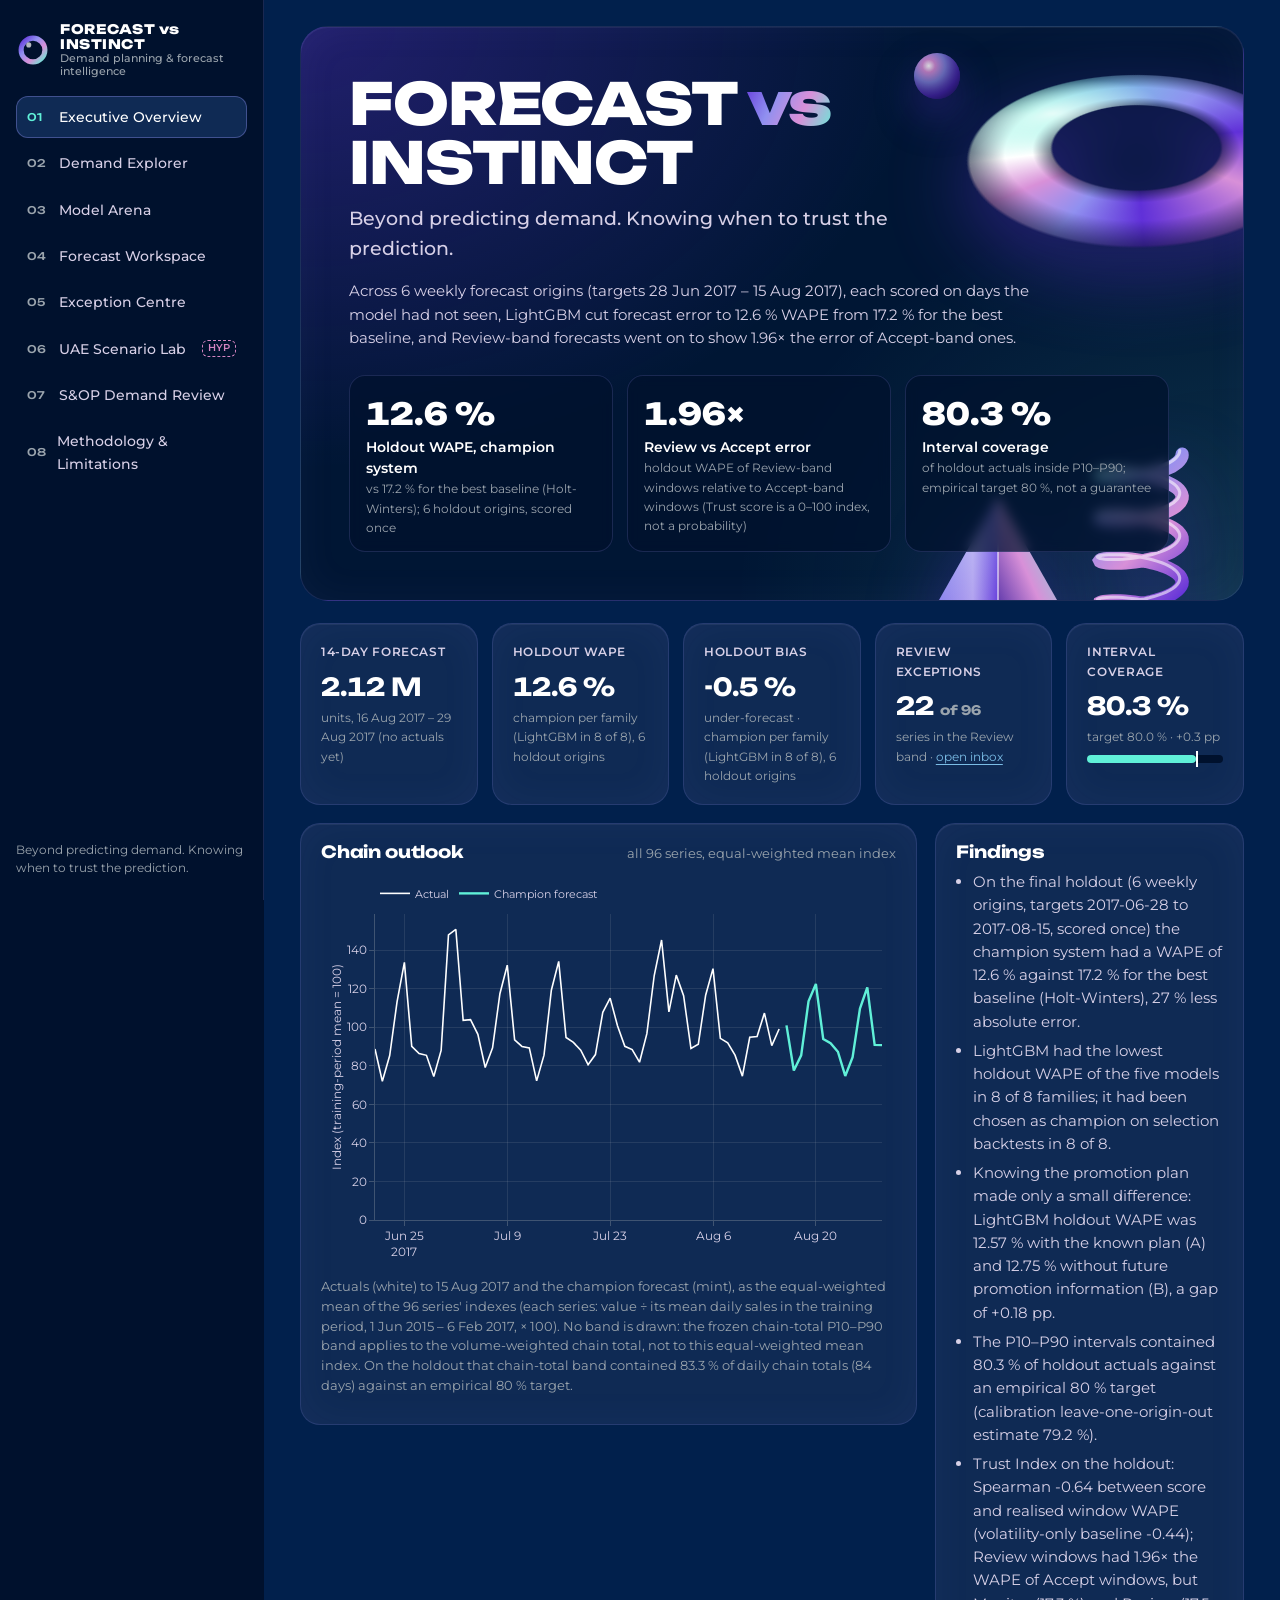
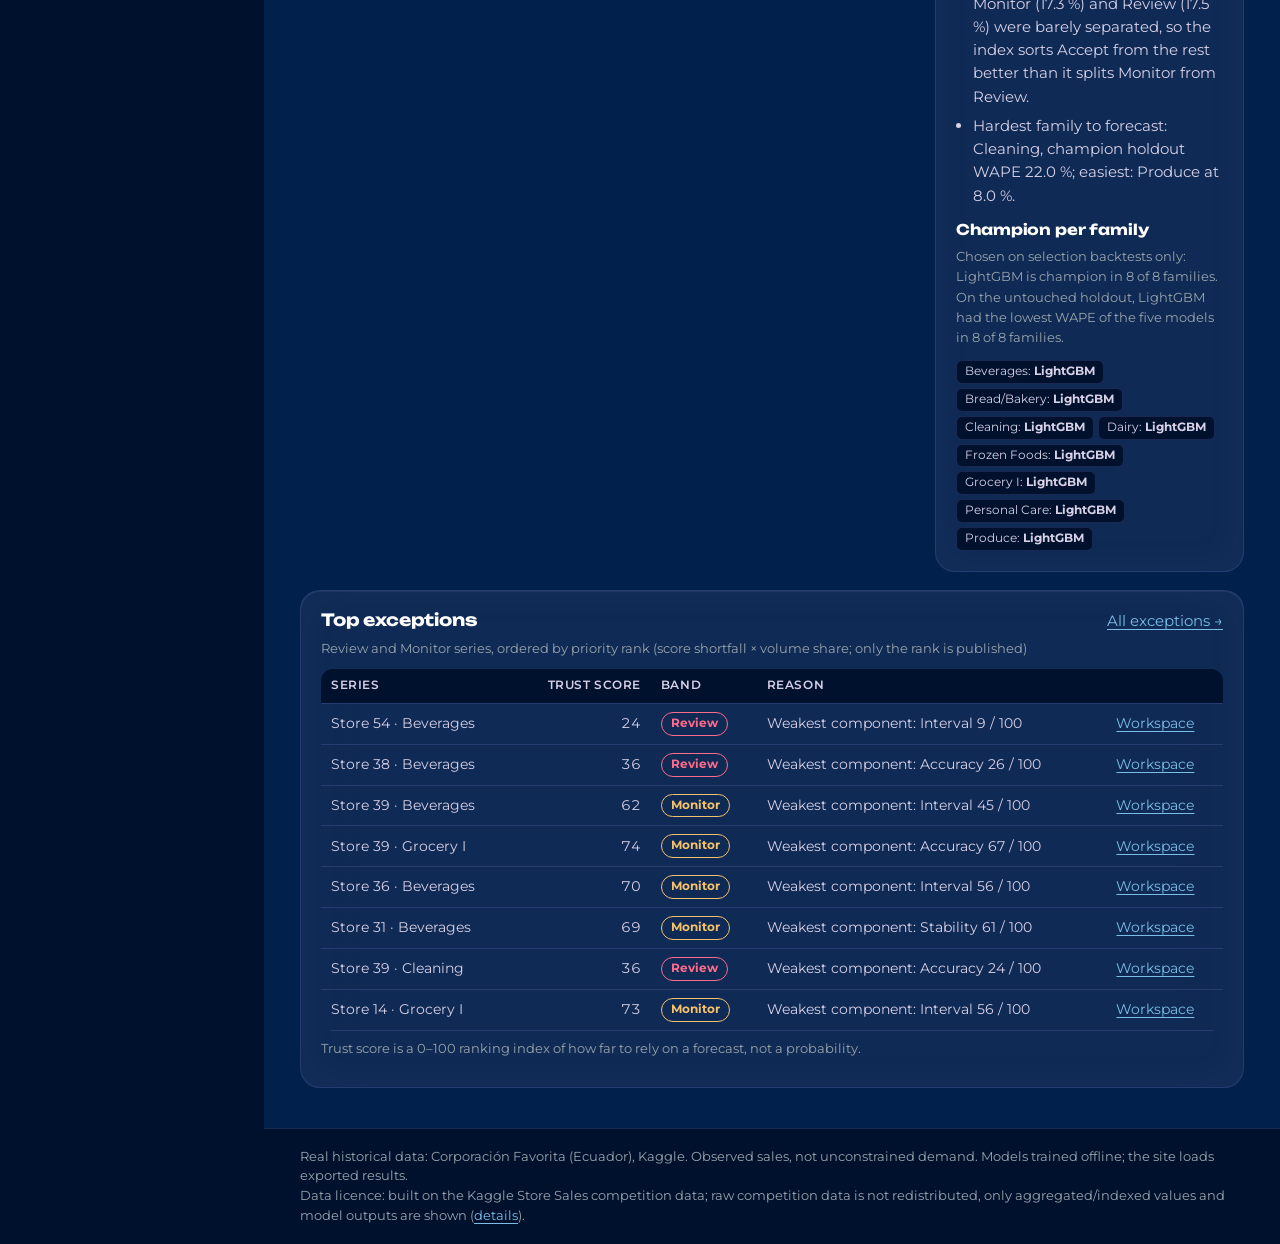
<file: docs/index.html>
<!doctype html>
<html lang="en">
<head>
  <meta charset="utf-8">
  <meta name="viewport" content="width=device-width, initial-scale=1">
  <title>Forecast vs Instinct</title>
  <meta name="description" content="AI-powered FMCG demand planning and forecast intelligence: beyond predicting demand, knowing when to trust the prediction. Built on Corporación Favorita (Ecuador) data.">
  <meta name="theme-color" content="#01204C">
  <link rel="icon" href="assets/favicon.svg" type="image/svg+xml">
  <link rel="preconnect" href="https://fonts.googleapis.com">
  <link rel="preconnect" href="https://fonts.gstatic.com" crossorigin>
  <link rel="stylesheet" href="https://fonts.googleapis.com/css2?family=Montserrat:wght@400;500;600&family=Unbounded:wght@700;800&display=swap">
  <link rel="stylesheet" href="styles.css">
  <script defer src="assets/vendor/plotly-cartesian-2.35.2.min.js"></script>
  <script type="module" src="app.js"></script>
</head>
<body>
  <a class="skip-link" href="#view">Skip to content</a>
  <div id="fixture-banner" class="fixture-banner" role="note" hidden><strong>PLACEHOLDER DATA</strong> · synthetic fixtures for layout only, not model output and not Favorita results</div>

  <!-- shared gradients for decorative SVG shapes -->
  <svg width="0" height="0" style="position:absolute" aria-hidden="true" focusable="false">
    <defs>
      <linearGradient id="g-irid" x1="0" y1="0" x2="1" y2="1"><stop offset="0" stop-color="#6030D8"/><stop offset=".35" stop-color="#9090F0"/><stop offset=".65" stop-color="#D890D8"/><stop offset="1" stop-color="#60F0D8"/></linearGradient>
      <linearGradient id="g-irid-v" x1="0" y1="0" x2="0.4" y2="1"><stop offset="0" stop-color="#60F0D8"/><stop offset=".3" stop-color="#9090F0"/><stop offset=".6" stop-color="#D890D8"/><stop offset="1" stop-color="#6030D8"/></linearGradient>
      <linearGradient id="g-prism-a" x1="0" y1="0" x2="1" y2="1"><stop offset="0" stop-color="#FFFFFF"/><stop offset=".3" stop-color="#9090F0"/><stop offset="1" stop-color="#6030D8"/></linearGradient>
      <linearGradient id="g-prism-b" x1="1" y1="0" x2="0" y2="1"><stop offset="0" stop-color="#60F0D8"/><stop offset=".55" stop-color="#D890D8"/><stop offset="1" stop-color="#3A1E9E"/></linearGradient>
      <linearGradient id="g-sheen" x1="0" y1="0" x2="1" y2="0"><stop offset="0" stop-color="#fff" stop-opacity="0"/><stop offset=".6" stop-color="#fff" stop-opacity=".8"/><stop offset="1" stop-color="#fff" stop-opacity="0"/></linearGradient>
    </defs>
  </svg>

  <div class="topbar">
    <a class="brand" href="#/overview" aria-label="Forecast vs Instinct home">
      <svg class="brand-mark" viewBox="0 0 40 40" aria-hidden="true"><circle cx="20" cy="20" r="14" fill="none" stroke="url(#g-irid)" stroke-width="6"/><circle cx="15" cy="14" r="3" fill="#fff" opacity=".7"/></svg>
      <span class="brand-text">FORECAST vs INSTINCT</span>
    </a>
    <button id="menu-btn" class="btn sm" aria-controls="sidenav" aria-expanded="false">Menu</button>
  </div>

  <div class="shell">
    <nav id="sidenav" class="sidenav" aria-label="Dashboard views">
      <a class="brand" href="#/overview">
        <svg class="brand-mark" viewBox="0 0 40 40" aria-hidden="true"><circle cx="20" cy="20" r="14" fill="none" stroke="url(#g-irid)" stroke-width="6"/><circle cx="15" cy="14" r="3" fill="#fff" opacity=".7"/></svg>
        <span class="brand-text">FORECAST vs INSTINCT<span>Demand planning &amp; forecast intelligence</span></span>
      </a>
      <ul class="nav-list" id="nav-list"></ul>
      <div class="nav-foot">Beyond predicting demand. Knowing when to trust the prediction.</div>
    </nav>
    <div class="main-col">
      <main id="view" tabindex="-1"><p class="loading">Loading…</p></main>
      <div id="sr-status" class="sr-only" role="status" aria-live="polite" aria-atomic="true"></div>
      <footer class="site-footer">
        Real historical data: Corporación Favorita (Ecuador), Kaggle. Observed sales, not unconstrained demand. Models trained offline; the site loads exported results.
        <br>Data licence: built on the Kaggle Store Sales competition data; raw competition data is not redistributed, only aggregated/indexed values and model outputs are shown (<a href="#/methodology">details</a>).
      </footer>
    </div>
  </div>
  <noscript><p style="padding:20px;color:#fff">This dashboard needs JavaScript to load its exported results.</p></noscript>
</body>
</html>
</file>
<file: docs/styles.css>
/* Forecast vs Instinct: design system. Tokens in :root are read by scripts/check_contrast.py and by js/core.js. */
:root {
  --bg: #01204C;
  --panel: #001634;
  --panel-deep: #00112D;
  --card: #0F2A54;
  --border: rgba(144, 144, 240, 0.18);
  --border-strong: rgba(144, 144, 240, 0.38);

  --text: #FFFFFF;
  --text-2: #D7D0E7;
  --text-muted: #9AA4AD;
  --sky: #7BBDE6;

  /* brand (decorative only: #6030D8 fails contrast on navy, never used for data or text) */
  --brand-violet: #6030D8;
  --grad: linear-gradient(115deg, #6030D8 0%, #9090F0 35%, #D890D8 65%, #60F0D8 100%);

  /* data */
  --c-actual: #FFFFFF;
  --c-champion: #60F0D8;
  --c-periwinkle: #9090F0;
  --c-orchid: #D685C2;
  --c-sky: #68BEF3;
  --c-violet: #AE3DFF;
  --band-fill: rgba(96, 240, 216, 0.18);

  /* status */
  --accept: #60F0D8;
  --monitor: #F5C26B;
  --review: #FF6B8A;

  --radius: 20px;
  --radius-sm: 12px;
  --glow: inset 0 1px 0 rgba(255, 255, 255, 0.06), inset 0 0 40px rgba(144, 144, 240, 0.06);
  --font-head: "Unbounded", "Segoe UI", system-ui, sans-serif;
  --font-body: "Montserrat", "Segoe UI", system-ui, sans-serif;
  --nav-w: 264px;
  --focus: 0 0 0 3px #01204C, 0 0 0 5px #60F0D8;
}

*, *::before, *::after { box-sizing: border-box; }
html { scroll-behavior: smooth; }
body {
  margin: 0; background: var(--bg); color: var(--text-2); font-family: var(--font-body); font-size: 15px;
  line-height: 1.55; overflow-x: hidden; -webkit-font-smoothing: antialiased;
}
h1, h2, h3, h4 { font-family: var(--font-head); color: var(--text); margin: 0 0 .5em; line-height: 1.2; letter-spacing: -0.01em; }
h1 { font-weight: 800; font-size: clamp(1.4rem, 2.6vw, 2rem); }
h2 { font-weight: 700; font-size: 1.05rem; }
h3 { font-weight: 700; font-size: .92rem; }
p { margin: 0 0 .8em; }
a { color: var(--sky); text-underline-offset: 3px; }
a:hover { color: var(--text); }
:focus-visible { outline: none; box-shadow: var(--focus); border-radius: 6px; }
h1[tabindex="-1"]:focus, main:focus { outline: none; box-shadow: none; }
.num, td.n, .kpi-value, .hero-num-value { font-variant-numeric: tabular-nums; }
.sr-only { position: absolute; width: 1px; height: 1px; padding: 0; margin: -1px; overflow: hidden; clip: rect(0 0 0 0); white-space: nowrap; border: 0; }
.muted { color: var(--text-muted); }
.small { font-size: .82rem; }

.skip-link { position: absolute; left: -9999px; top: 8px; z-index: 100; background: var(--card); color: var(--text); padding: 8px 14px; border-radius: 8px; }
.skip-link:focus { left: 8px; }

/* ---------- placeholder banner ---------- */
.fixture-banner {
  position: sticky; top: 0; z-index: 60; background: repeating-linear-gradient(135deg, #F5C26B 0 14px, #FFD58C 14px 28px);
  color: #1A1300; font-weight: 600; text-align: center; padding: 6px 12px; font-size: .85rem;
}
.fixture-banner strong { font-family: var(--font-head); letter-spacing: .06em; }

/* ---------- shell ---------- */
.shell { display: grid; grid-template-columns: var(--nav-w) minmax(0, 1fr); min-height: 100vh; background: linear-gradient(to right, var(--panel-deep) var(--nav-w), transparent var(--nav-w)); }
.sidenav {
  position: sticky; top: 0; height: 100vh; overflow-y: auto; background: var(--panel-deep);
  border-right: 1px solid var(--border); padding: 22px 16px; display: flex; flex-direction: column; gap: 18px;
}
.brand { display: flex; align-items: center; gap: 10px; text-decoration: none; color: var(--text); }
.brand-mark { width: 34px; height: 34px; flex: none; }
.brand-text { font-family: var(--font-head); font-weight: 800; font-size: .82rem; letter-spacing: .04em; line-height: 1.15; }
.brand-text span { display: block; font-family: var(--font-body); font-weight: 500; font-size: .7rem; color: var(--text-muted); letter-spacing: 0; }
.nav-list { list-style: none; margin: 0; padding: 0; display: flex; flex-direction: column; gap: 4px; }
.nav-list a {
  display: flex; align-items: center; gap: 10px; padding: 9px 10px; border-radius: 12px; color: var(--text-2);
  text-decoration: none; font-weight: 500; font-size: .9rem; border: 1px solid transparent;
}
.nav-list a:hover { background: rgba(144, 144, 240, 0.08); color: var(--text); }
.nav-list a[aria-current="page"] { background: var(--card); color: var(--text); border-color: var(--border-strong); }
.nav-num { font-family: var(--font-head); font-size: .66rem; color: var(--text-muted); width: 22px; }
.nav-list a[aria-current="page"] .nav-num { color: var(--c-champion); }
.nav-hyp { margin-left: auto; font-size: .6rem; font-weight: 600; color: var(--c-orchid); border: 1px dashed var(--c-orchid); border-radius: 6px; padding: 0 5px; }
.nav-foot { margin-top: auto; font-size: .75rem; color: var(--text-muted); }

.topbar { display: none; }
.main-col { min-width: 0; display: flex; flex-direction: column; }
main { flex: 1; padding: 26px clamp(16px, 3vw, 36px) 40px; min-width: 0; }
.view { animation: viewIn .35s ease-out; }
@keyframes viewIn { from { opacity: 0; transform: translateY(8px); } to { opacity: 1; transform: none; } }

.site-footer {
  border-top: 1px solid var(--border); padding: 18px clamp(16px, 3vw, 36px); font-size: .8rem; color: var(--text-muted);
  background: var(--panel-deep);
}

/* ---------- hero ---------- */
.hero {
  position: relative; overflow: hidden; border-radius: 28px; padding: clamp(26px, 4vw, 48px); margin-bottom: 22px;
  background: radial-gradient(120% 140% at 0% 0%, rgba(96, 48, 216, 0.35), transparent 55%),
              radial-gradient(90% 120% at 100% 100%, rgba(96, 240, 216, 0.14), transparent 60%), var(--panel);
  border: 1px solid var(--border); box-shadow: var(--glow);
}
.hero-title {
  font-family: var(--font-head); font-weight: 800; font-size: clamp(1.9rem, 5.4vw, 3.6rem); line-height: 1.02; margin: 0 0 12px;
  color: var(--text); letter-spacing: -0.02em; position: relative; z-index: 2; max-width: 14ch;
}
.hero-title .vs { background: var(--grad); -webkit-background-clip: text; background-clip: text; color: transparent; }
.hero-tag { font-size: clamp(1rem, 1.6vw, 1.2rem); color: var(--text-2); max-width: 46ch; position: relative; z-index: 2; font-weight: 500; }
.hero-headline { position: relative; z-index: 2; max-width: 70ch; color: var(--text-2); }
.hero-nums { display: grid; grid-template-columns: repeat(3, minmax(0, 1fr)); gap: 14px; margin-top: 26px; position: relative; z-index: 2; max-width: 820px; }
.hero-num { background: rgba(0, 17, 45, 0.72); border: 1px solid var(--border); border-radius: 16px; padding: 14px 16px; backdrop-filter: blur(6px); }
.hero-num-value { font-family: var(--font-head); font-weight: 800; font-size: clamp(1.3rem, 2.6vw, 1.9rem); color: var(--text); }
.hero-num-label { font-weight: 600; color: var(--text); font-size: .85rem; }
.hero-num-detail { font-size: .78rem; color: var(--text-muted); }

/* ---------- 3D shapes (decorative, aria-hidden) ---------- */
.shape { position: absolute; pointer-events: none; z-index: 1; animation: float 10s ease-in-out infinite; }
.shape svg { display: block; width: 100%; height: 100%; overflow: visible; }
@keyframes float { 0%, 100% { transform: translate3d(0, 0, 0) rotate(0deg); } 50% { transform: translate3d(0, -12px, 0) rotate(4deg); } }
.torus { width: 100%; height: 100%; transform: perspective(700px) rotateX(60deg) rotateZ(-22deg); position: relative; }
.torus::before, .torus::after { content: ""; position: absolute; inset: 0; border-radius: 50%;
  -webkit-mask: radial-gradient(closest-side, transparent 50%, #000 51.5%, #000 98%, transparent 100%);
          mask: radial-gradient(closest-side, transparent 50%, #000 51.5%, #000 98%, transparent 100%); }
.torus::before {
  background:
    radial-gradient(closest-side, rgba(0, 12, 40, 0.6) 50%, rgba(0, 12, 40, 0) 62%, rgba(255, 255, 255, 0) 78%, rgba(0, 12, 40, 0.55) 99%),
    conic-gradient(from 200deg, #6030D8, #9090F0, #D890D8, #FFFFFF 22%, #60F0D8, #7BBDE6, #9090F0, #6030D8 72%, #D890D8, #6030D8);
}
.torus::after { background: radial-gradient(ellipse 60% 40% at 32% 22%, rgba(255, 255, 255, 0.85), transparent 60%); mix-blend-mode: screen; filter: blur(2px); }
.orb { width: 100%; height: 100%; border-radius: 50%;
  background: radial-gradient(circle at 32% 28%, #FFFFFF 0, #D890D8 14%, #9090F0 36%, #6030D8 66%, #1B0F5A 100%);
  box-shadow: inset -10px -14px 30px rgba(0, 10, 40, 0.55), 0 18px 40px rgba(96, 48, 216, 0.35); }
.shape-glow { filter: drop-shadow(0 24px 40px rgba(96, 48, 216, 0.45)); }
.hero .s-torus { width: clamp(180px, 26vw, 340px); height: clamp(180px, 26vw, 340px); right: -60px; top: -50px; }
.hero .s-prism { width: clamp(90px, 12vw, 150px); height: clamp(90px, 12vw, 150px); right: 18%; bottom: -40px; animation-delay: -3s; }
.hero .s-coil { width: clamp(80px, 10vw, 130px); height: clamp(140px, 18vw, 230px); right: 4%; bottom: -60px; animation-delay: -6s; }
.hero .s-orb { width: 46px; height: 46px; right: 30%; top: 26px; animation-delay: -2s; }

/* ---------- view header ---------- */
.view-head {
  position: relative; overflow: hidden; border-radius: var(--radius); padding: 22px 24px; margin-bottom: 20px;
  background: radial-gradient(100% 160% at 100% 0%, rgba(96, 48, 216, 0.28), transparent 55%), var(--panel);
  border: 1px solid var(--border); display: flex; gap: 16px; align-items: flex-start;
}
.view-head .text { position: relative; z-index: 2; max-width: 78ch; padding-right: 90px; }
.view-head p { margin: 0; }
.view-head p.view-subtitle { margin-top: 6px; font-size: .82rem; font-weight: 600; color: var(--sky); }
/* decorative torus/prism/coil sits behind the heading text (text and badge are z-index 2) */
.view-head .shape { width: 130px; height: 130px; right: -34px; top: -38px; z-index: 0; }
.ring-badge {
  flex: none; width: 46px; height: 46px; border-radius: 50%; display: grid; place-items: center; font-family: var(--font-head);
  font-weight: 700; font-size: .8rem; color: var(--text); border: 2px solid transparent; position: relative; z-index: 2;
  background: linear-gradient(var(--panel-deep), var(--panel-deep)) padding-box, var(--grad) border-box;
  box-shadow: 0 0 18px rgba(144, 144, 240, 0.35);
}
.ring-badge.sm { width: 36px; height: 36px; font-size: .7rem; }

/* ---------- layout + cards ---------- */
.grid { display: grid; gap: 18px; }
.g2 { grid-template-columns: repeat(2, minmax(0, 1fr)); }
.g3 { grid-template-columns: repeat(3, minmax(0, 1fr)); }
.g-2-1 { grid-template-columns: minmax(0, 2fr) minmax(0, 1fr); align-items: start; }
.span2 { grid-column: span 2; }
.kpis { display: grid; grid-template-columns: repeat(5, minmax(0, 1fr)); gap: 14px; margin-bottom: 18px; }
.card {
  background: var(--card); border: 1px solid var(--border); border-radius: var(--radius); padding: 18px 20px; min-width: 0;
  box-shadow: var(--glow);
}
.card + .card, .grid + .card, .card + .grid, .grid + .grid, .controls + .grid, .controls + .card { margin-top: 18px; }
.grid > .card, .kpis > .card, .grid > section, .kpis > section { margin-top: 0; }
.card-head { display: flex; justify-content: space-between; align-items: baseline; gap: 12px; flex-wrap: wrap; margin-bottom: 6px; }
.card-head h2 { margin: 0; }
.caption { font-size: .8rem; color: var(--text-muted); margin-top: 8px; }
.kpi .kpi-label { font-size: .78rem; font-weight: 600; color: var(--text-2); text-transform: uppercase; letter-spacing: .05em; }
.kpi .kpi-value { font-family: var(--font-head); font-weight: 700; font-size: clamp(1.15rem, 2vw, 1.55rem); color: var(--text); margin: 6px 0 2px; }
.kpi .kpi-detail { font-size: .78rem; color: var(--text-muted); }
.meter { height: 8px; border-radius: 6px; background: var(--panel-deep); position: relative; margin-top: 8px; overflow: visible; }
.meter > span { position: absolute; left: 0; top: 0; bottom: 0; border-radius: 6px; background: var(--c-champion); }
.meter > i { position: absolute; top: -4px; bottom: -4px; width: 2px; background: var(--text); }

/* ---------- controls ---------- */
.controls { display: flex; flex-wrap: wrap; gap: 12px 16px; align-items: flex-end; background: var(--panel); border: 1px solid var(--border); border-radius: 16px; padding: 14px 16px; }
.field { display: flex; flex-direction: column; gap: 4px; min-width: 0; }
.field > span, .field > label { font-size: .74rem; font-weight: 600; color: var(--text-2); text-transform: uppercase; letter-spacing: .05em; }
select, input[type="number"], input[type="text"] {
  font: inherit; font-size: .9rem; color: var(--text); background: var(--panel-deep); border: 1px solid var(--border-strong);
  border-radius: 10px; padding: 7px 10px; min-width: 0; max-width: 100%;
}
select { padding-right: 28px; appearance: none; background-image: linear-gradient(45deg, transparent 50%, var(--text-2) 50%), linear-gradient(135deg, var(--text-2) 50%, transparent 50%); background-position: calc(100% - 15px) 52%, calc(100% - 10px) 52%; background-size: 5px 5px; background-repeat: no-repeat; }
input[type="number"] { width: 120px; font-variant-numeric: tabular-nums; }
select:focus-visible, input:focus-visible, button:focus-visible { box-shadow: var(--focus); }
input[type="range"] { width: 100%; accent-color: var(--c-champion); }
.btn {
  font: inherit; font-weight: 600; font-size: .85rem; color: var(--text); background: var(--panel-deep); border: 1px solid var(--border-strong);
  border-radius: 999px; padding: 7px 14px; cursor: pointer;
}
.btn:hover { border-color: var(--c-champion); }
.btn.primary { background: linear-gradient(var(--panel-deep), var(--panel-deep)) padding-box, var(--grad) border-box; border: 1.5px solid transparent; }
.btn.sm { padding: 4px 10px; font-size: .78rem; }
.chips { display: flex; flex-wrap: wrap; gap: 6px; }
.chip { font: inherit; font-size: .8rem; font-weight: 600; color: var(--text-2); background: var(--panel-deep); border: 1px solid var(--border-strong); border-radius: 999px; padding: 5px 12px; cursor: pointer; }
.chip[aria-pressed="true"] { color: #00112D; background: var(--c-champion); border-color: var(--c-champion); }
.check { display: inline-flex; align-items: center; gap: 6px; font-size: .85rem; color: var(--text-2); cursor: pointer; }
.check input { accent-color: var(--c-champion); width: 16px; height: 16px; }
.swatch { display: inline-block; width: 18px; height: 3px; border-radius: 2px; vertical-align: middle; }

/* ---------- charts ---------- */
.chart { width: 100%; height: 320px; min-width: 0; }
.chart.tall { height: 400px; }
.chart.short { height: 240px; }

/* ---------- tables ---------- */
.table-wrap {
  overflow-x: auto; max-width: 100%; border-radius: 12px; position: relative;
  /* scroll affordance: soft mint edge shadows appear only while more columns are off-screen */
  background:
    linear-gradient(to right, var(--card) 30%, rgba(15, 42, 84, 0)) left center / 40px 100% no-repeat local,
    linear-gradient(to left, var(--card) 30%, rgba(15, 42, 84, 0)) right center / 40px 100% no-repeat local,
    radial-gradient(farthest-side at 0 50%, rgba(96, 240, 216, 0.35), rgba(96, 240, 216, 0)) left center / 12px 100% no-repeat scroll,
    radial-gradient(farthest-side at 100% 50%, rgba(96, 240, 216, 0.35), rgba(96, 240, 216, 0)) right center / 12px 100% no-repeat scroll;
}
td.wrap { white-space: normal; min-width: 16ch; }
table { width: 100%; border-collapse: collapse; font-size: .86rem; }
th, td { text-align: left; padding: 8px 10px; border-bottom: 1px solid var(--border); white-space: nowrap; }
th { font-size: .72rem; text-transform: uppercase; letter-spacing: .05em; color: var(--text-2); font-weight: 600; background: var(--panel-deep); position: sticky; top: 0; }
td.n, th.n { text-align: right; font-variant-numeric: tabular-nums; }
tbody tr:hover { background: rgba(144, 144, 240, 0.06); }
tr.is-selected { background: rgba(96, 240, 216, 0.08); }
td.best { color: var(--c-champion); font-weight: 600; }
td.best::after { content: " ★"; font-size: .7em; }
.scroll-y { max-height: 460px; overflow-y: auto; }
td input[type="number"] { width: 110px; padding: 5px 8px; }
td select { padding: 5px 26px 5px 8px; font-size: .82rem; }

.pill { display: inline-block; font-size: .72rem; font-weight: 700; padding: 2px 9px; border-radius: 999px; border: 1px solid currentColor; }
.pill.Accept { color: var(--accept); }
.pill.Monitor { color: var(--monitor); }
.pill.Review { color: var(--review); }
.flag { color: var(--review); font-size: .8rem; }
.flag::before { content: "⚑ "; }

/* ---------- notes / states ---------- */
.note { border-left: 3px solid var(--sky); background: rgba(123, 189, 230, 0.08); padding: 10px 14px; border-radius: 0 10px 10px 0; font-size: .86rem; color: var(--text-2); }
.note.warn { border-color: var(--monitor); background: rgba(245, 194, 107, 0.08); }
.note.band-note { margin-top: 10px; }
.note.band-note b { color: var(--monitor); }
.note.bad { border-color: var(--review); background: rgba(255, 107, 138, 0.08); }
.empty { display: grid; place-items: center; min-height: 160px; text-align: center; color: var(--text-muted); border: 1px dashed var(--border-strong); border-radius: 14px; padding: 20px; font-size: .9rem; }
.error-card { border-color: var(--review); }
.loading { color: var(--text-muted); padding: 40px; text-align: center; }
.verdict { font-size: 1rem; color: var(--text); font-weight: 500; }
.stat-row { display: flex; flex-wrap: wrap; gap: 10px 22px; margin: 10px 0; }
.stat-row div { font-size: .82rem; color: var(--text-muted); }
.stat-row b { display: block; color: var(--text); font-size: 1.05rem; font-variant-numeric: tabular-nums; }
ul.clean { margin: 0; padding-left: 1.1em; }
ul.clean li { margin-bottom: 6px; }
.tag { display: inline-block; font-size: .72rem; padding: 2px 8px; border-radius: 6px; background: var(--panel-deep); border: 1px solid var(--border); margin: 2px 4px 2px 0; color: var(--text-2); }

/* ---------- hypothetical (scenario lab) ---------- */
.hypothetical {
  border: 2px dashed var(--c-orchid); border-radius: 24px; padding: 18px;
  background: repeating-linear-gradient(135deg, rgba(214, 133, 194, 0.05) 0 12px, transparent 12px 24px), var(--panel-deep);
}
.hyp-badge {
  display: inline-flex; align-items: center; gap: 8px; font-family: var(--font-head); font-size: .72rem; font-weight: 700;
  color: #00112D; background: var(--c-orchid); padding: 6px 12px; border-radius: 999px; letter-spacing: .03em;
}
.real-panel { border: 1px solid var(--sky); }
.real-badge { display: inline-block; font-size: .7rem; font-weight: 700; color: #00112D; background: var(--sky); padding: 3px 10px; border-radius: 999px; }
.range-cards { display: grid; grid-template-columns: repeat(3, minmax(0, 1fr)); gap: 12px; }
.range-card { background: var(--card); border: 1px solid var(--border); border-radius: 14px; padding: 12px 14px; }
.range-card.rec { border-color: var(--c-champion); box-shadow: 0 0 0 1px var(--c-champion) inset; }
.range-card b { display: block; font-family: var(--font-head); font-size: 1.2rem; color: var(--text); font-variant-numeric: tabular-nums; }
.inputs-grid { display: grid; grid-template-columns: repeat(auto-fill, minmax(150px, 1fr)); gap: 12px 14px; }
.inputs-grid input[type="number"] { width: 100%; }
.reco { font-size: 1rem; color: var(--text); background: rgba(96, 240, 216, 0.07); border: 1px solid rgba(96, 240, 216, 0.35); border-radius: 14px; padding: 14px 16px; }

/* ---------- methodology ---------- */
.steps { display: grid; grid-template-columns: repeat(auto-fit, minmax(170px, 1fr)); gap: 14px; }
.step { display: flex; gap: 12px; align-items: flex-start; }
.step h3 { margin: 4px 0 2px; }
.step p { font-size: .82rem; margin: 0; }
.timeline-svg { width: 100%; height: auto; display: block; }
.author { display: flex; gap: 16px; align-items: center; flex-wrap: wrap; }
.author .avatar { width: 64px; height: 64px; flex: none; }
.links { display: flex; flex-wrap: wrap; gap: 8px; }

/* ---------- responsive ---------- */
@media (max-width: 1200px) {
  .kpis { grid-template-columns: repeat(3, minmax(0, 1fr)); }
  .g3 { grid-template-columns: repeat(2, minmax(0, 1fr)); }
}
@media (max-width: 900px) {
  .shell { grid-template-columns: minmax(0, 1fr); background: none; }
  .topbar {
    display: flex; align-items: center; justify-content: space-between; gap: 10px; position: sticky; top: 0; z-index: 50;
    background: var(--panel-deep); border-bottom: 1px solid var(--border); padding: 10px 16px;
  }
  .has-banner .topbar { top: 30px; }
  .sidenav { position: fixed; inset: 0 auto 0 0; width: min(300px, 86vw); z-index: 70; transform: translateX(-102%); transition: transform .25s ease; height: 100%; }
  .nav-open .sidenav { transform: none; box-shadow: 0 0 0 100vmax rgba(0, 8, 24, 0.6); }
  .g2, .g3, .g-2-1 { grid-template-columns: minmax(0, 1fr); }
  .span2 { grid-column: auto; }
  .kpis { grid-template-columns: repeat(2, minmax(0, 1fr)); }
  .hero-nums { grid-template-columns: minmax(0, 1fr); }
  .view-head .text { padding-right: 40px; }
}
@media (max-width: 480px) {
  main { padding: 16px 16px 32px; }
  .kpis { grid-template-columns: minmax(0, 1fr); }
  .range-cards { grid-template-columns: minmax(0, 1fr); }
  .chart { height: 280px; }
  .chart.tall { height: 330px; }
  .card { padding: 14px; }
  .view-head { padding: 16px; }
  .hero .s-prism, .hero .s-orb { display: none; }
  .hero .s-torus { right: -80px; top: -70px; opacity: .8; }
  /* view-head shape: smaller, further into the corner, faded so it never obscures the heading */
  .view-head .shape { width: 96px; height: 96px; right: -40px; top: -44px; opacity: .45; }
  .view-head .text { padding-right: 0; }
  /* controls: every field takes the full row so selects (e.g. Workspace origin) and inputs never truncate or overflow */
  .controls .field { flex: 1 1 100%; }
  .controls .field select, .controls .field input[type="text"], .controls .field input[type="number"] { width: 100%; }
  /* stacked card rows for wide tables (Overview top exceptions, S&OP consensus) */
  table.stack-sm thead { position: absolute; width: 1px; height: 1px; overflow: hidden; clip: rect(0 0 0 0); }
  table.stack-sm, table.stack-sm tbody, table.stack-sm tr, table.stack-sm td { display: block; width: 100%; }
  table.stack-sm tr { border: 1px solid var(--border); border-radius: 12px; padding: 4px 12px; margin-bottom: 10px; background: var(--panel); }
  table.stack-sm td {
    display: flex; flex-wrap: wrap; justify-content: space-between; align-items: center; gap: 4px 12px;
    white-space: normal; text-align: right; border-bottom: 1px dashed var(--border); padding: 7px 0; min-width: 0;
  }
  table.stack-sm td:last-child { border-bottom: 0; }
  table.stack-sm td[data-label]::before {
    content: attr(data-label); flex: 0 0 auto; text-align: left; font-size: .7rem; font-weight: 600; letter-spacing: .05em;
    text-transform: uppercase; color: var(--text-2);
  }
  table.stack-sm td.empty-cell { display: none; }
  table.stack-sm td input[type="number"], table.stack-sm td select { width: auto; flex: 1 1 120px; max-width: 60%; }
  table.stack-sm td .need { flex-basis: 100%; text-align: right; }
}
@media (prefers-reduced-motion: reduce) {
  *, *::before, *::after { animation: none !important; transition: none !important; scroll-behavior: auto !important; }
}
</file>
